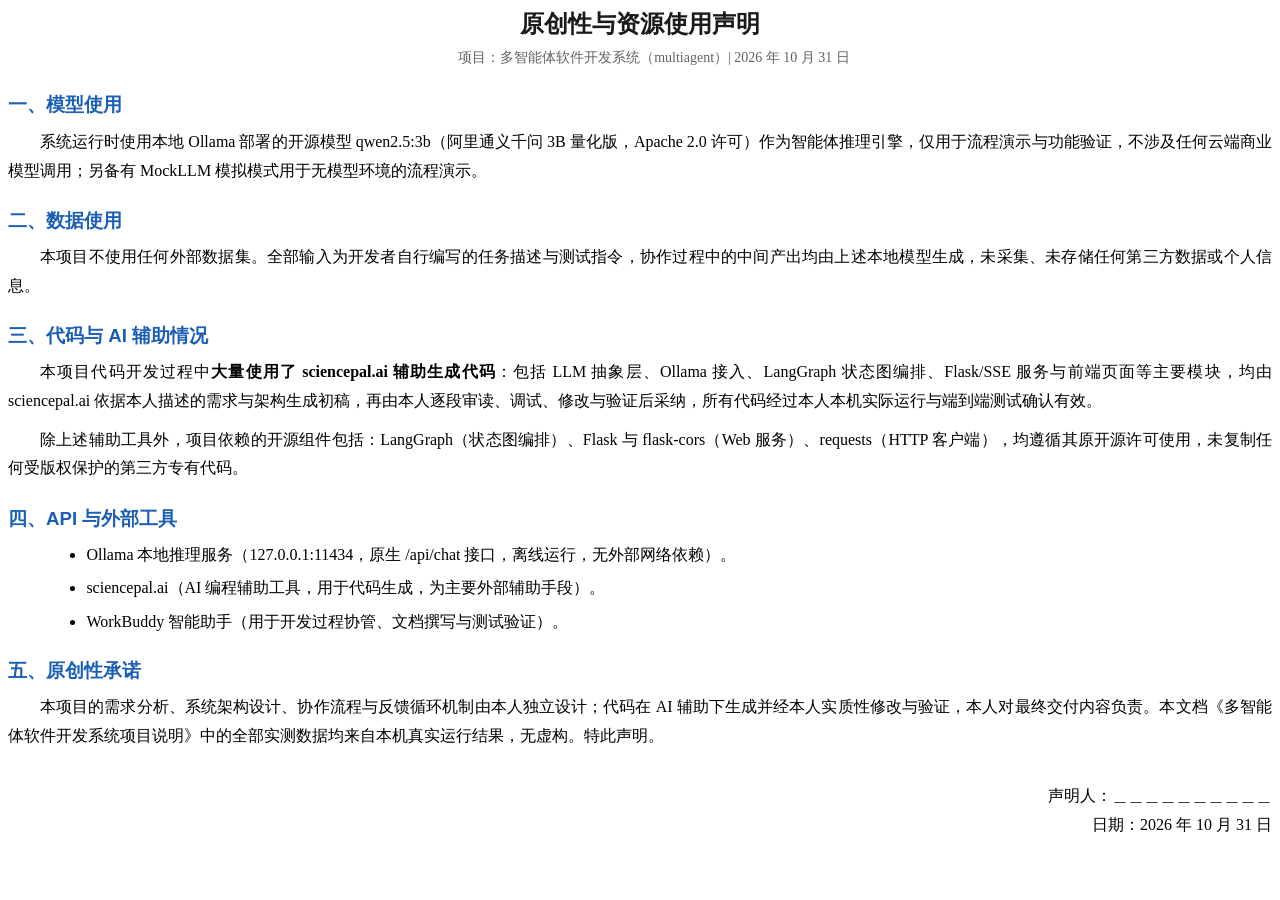
<file: output/brief-compose/原创性与资源使用声明.html>
<!DOCTYPE html>
<html lang="zh-CN">
<head>
  <meta charset="UTF-8">
  <title>原创性与资源使用声明</title>
  <style>
    h1 { font-family: SimHei, sans-serif; font-size: 18pt; color: #1a1a1a; text-align: center; margin: 0 0 0.2em 0; }
    p.doc-subtitle { font-family: SimSun, serif; font-size: 10.5pt; color: #5f6368; text-align: center; margin: 0 0 1.5em 0; }
    h2 { font-family: SimHei, sans-serif; font-size: 14pt; color: #1a5fb4; margin: 1.2em 0 0.5em 0; }
    p { font-family: SimSun, serif; font-size: 12pt; line-height: 1.8; text-indent: 2em; text-align: justify; margin: 0 0 0.6em 0; }
    ul { margin: 0.3em 0 0.8em 2.4em; }
    li { font-family: SimSun, serif; font-size: 12pt; line-height: 1.7; margin-bottom: 0.4em; text-align: justify; }
    p.sign { text-indent: 0; text-align: right; margin-top: 2em; font-size: 12pt; }
  </style>
</head>
<body>
  <h1>原创性与资源使用声明</h1>
  <p class="doc-subtitle">项目：多智能体软件开发系统（multiagent）| 2026 年 10 月 31 日</p>

  <h2>一、模型使用</h2>
  <p>系统运行时使用本地 Ollama 部署的开源模型 qwen2.5:3b（阿里通义千问 3B 量化版，Apache 2.0 许可）作为智能体推理引擎，仅用于流程演示与功能验证，不涉及任何云端商业模型调用；另备有 MockLLM 模拟模式用于无模型环境的流程演示。</p>

  <h2>二、数据使用</h2>
  <p>本项目不使用任何外部数据集。全部输入为开发者自行编写的任务描述与测试指令，协作过程中的中间产出均由上述本地模型生成，未采集、未存储任何第三方数据或个人信息。</p>

  <h2>三、代码与 AI 辅助情况</h2>
  <p>本项目代码开发过程中<b>大量使用了 sciencepal.ai 辅助生成代码</b>：包括 LLM 抽象层、Ollama 接入、LangGraph 状态图编排、Flask/SSE 服务与前端页面等主要模块，均由 sciencepal.ai 依据本人描述的需求与架构生成初稿，再由本人逐段审读、调试、修改与验证后采纳，所有代码经过本人本机实际运行与端到端测试确认有效。</p>
  <p>除上述辅助工具外，项目依赖的开源组件包括：LangGraph（状态图编排）、Flask 与 flask-cors（Web 服务）、requests（HTTP 客户端），均遵循其原开源许可使用，未复制任何受版权保护的第三方专有代码。</p>

  <h2>四、API 与外部工具</h2>
  <ul>
    <li>Ollama 本地推理服务（127.0.0.1:11434，原生 /api/chat 接口，离线运行，无外部网络依赖）。</li>
    <li>sciencepal.ai（AI 编程辅助工具，用于代码生成，为主要外部辅助手段）。</li>
    <li>WorkBuddy 智能助手（用于开发过程协管、文档撰写与测试验证）。</li>
  </ul>

  <h2>五、原创性承诺</h2>
  <p>本项目的需求分析、系统架构设计、协作流程与反馈循环机制由本人独立设计；代码在 AI 辅助下生成并经本人实质性修改与验证，本人对最终交付内容负责。本文档《多智能体软件开发系统项目说明》中的全部实测数据均来自本机真实运行结果，无虚构。特此声明。</p>

  <p class="sign">声明人：＿＿＿＿＿＿＿＿＿＿<br>日期：2026 年 10 月 31 日</p>
</body>
</html>
</file>
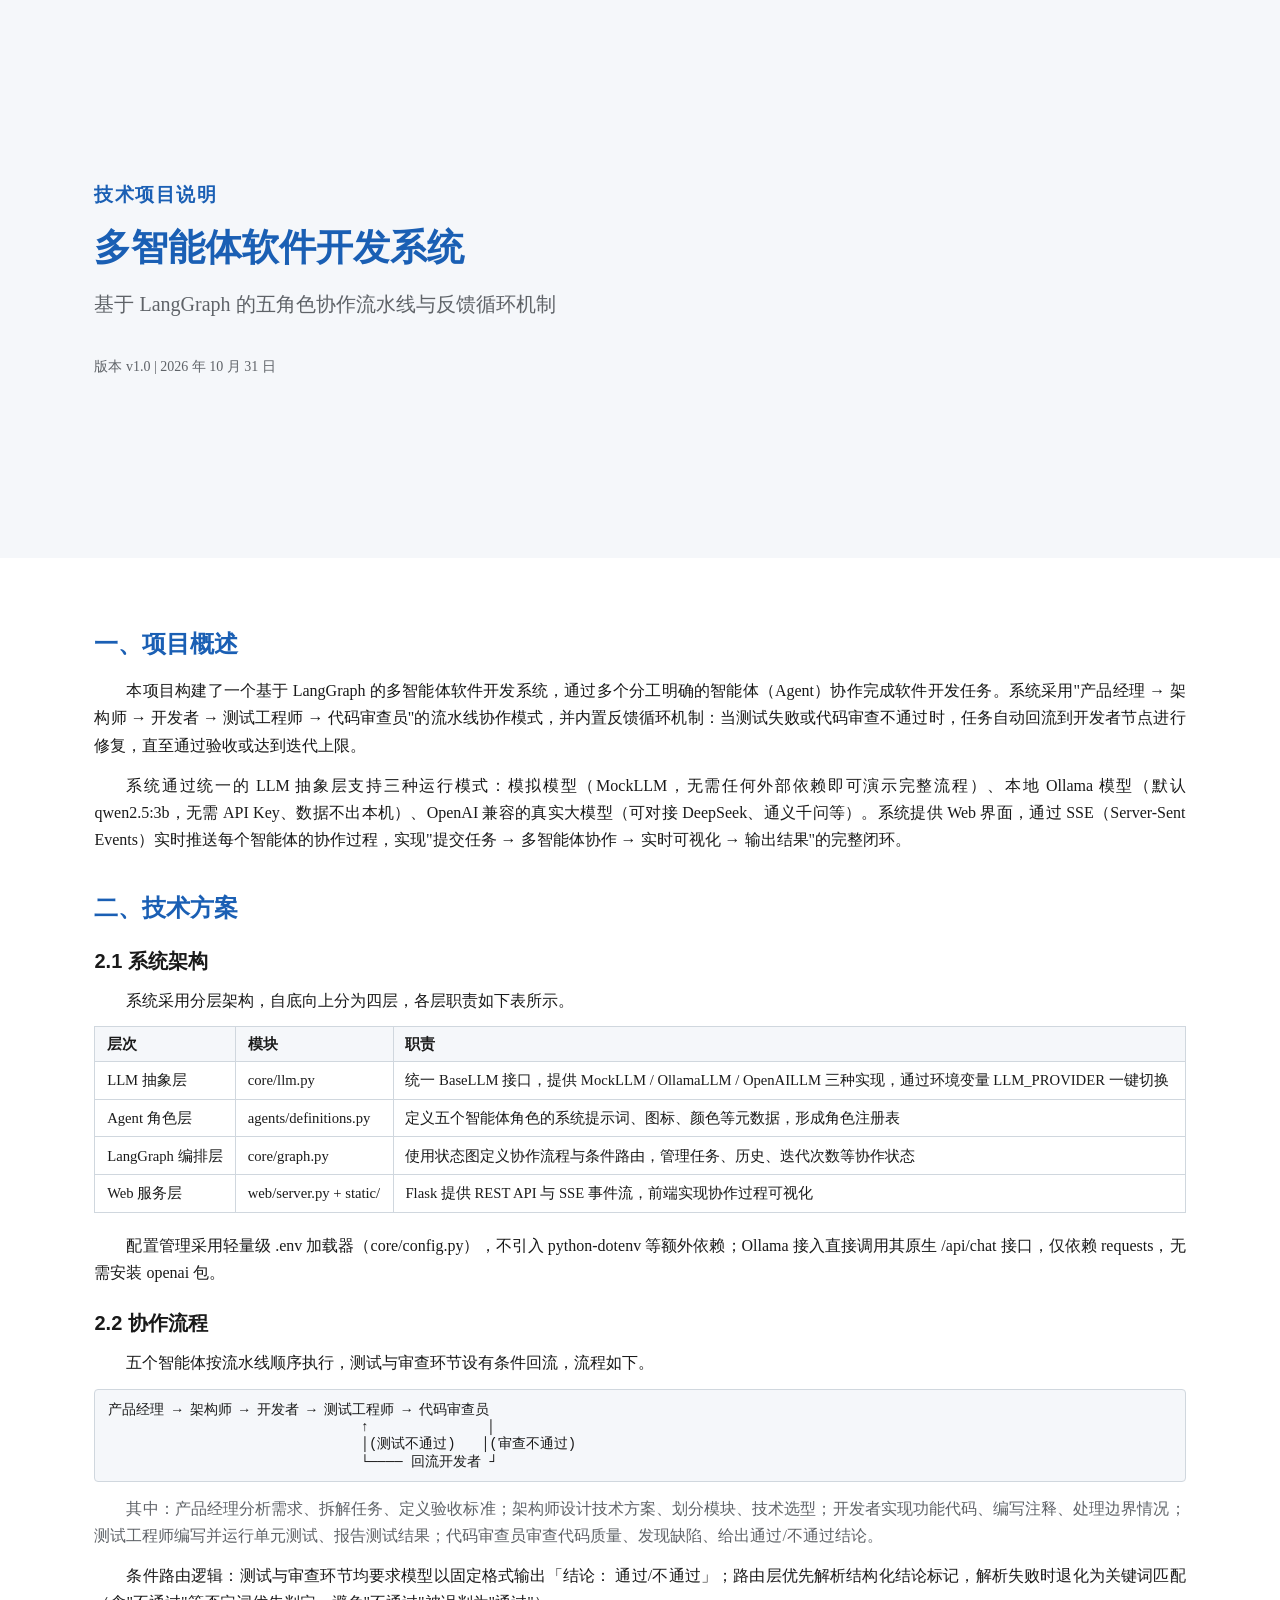
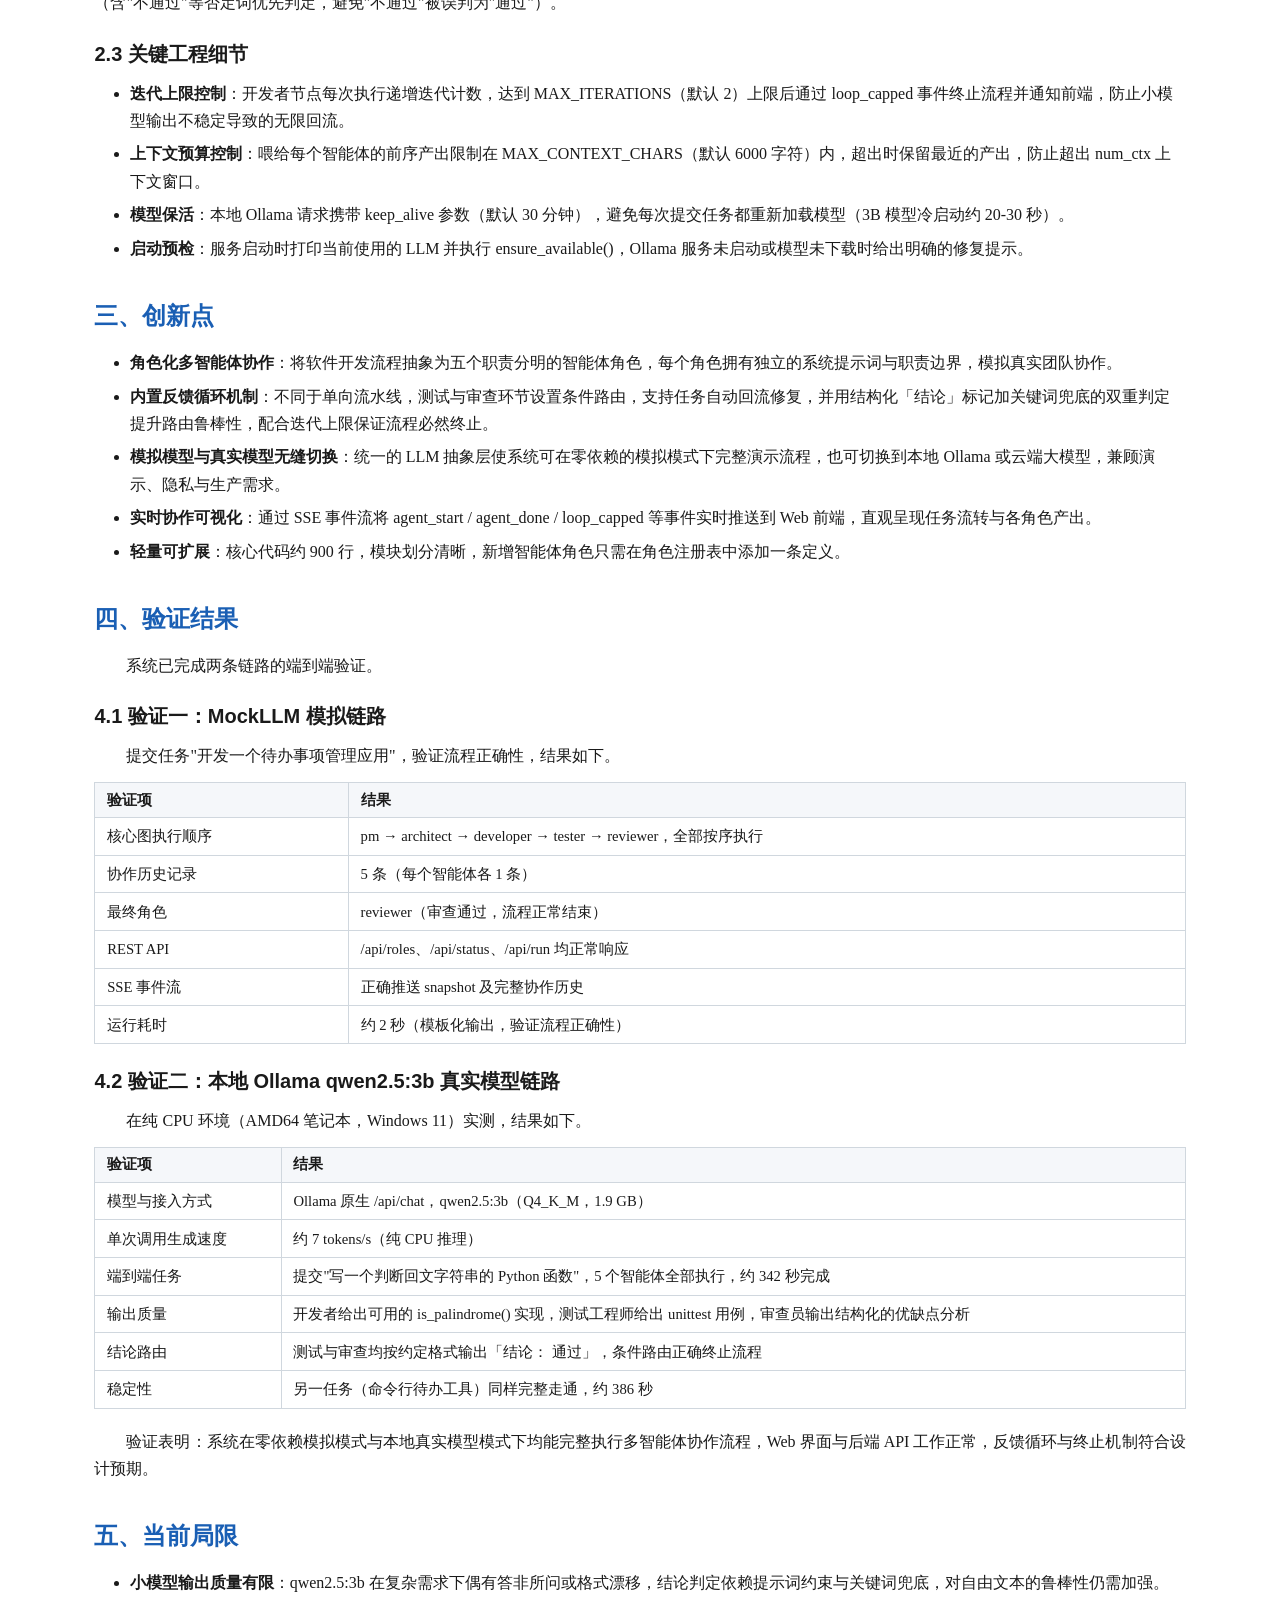
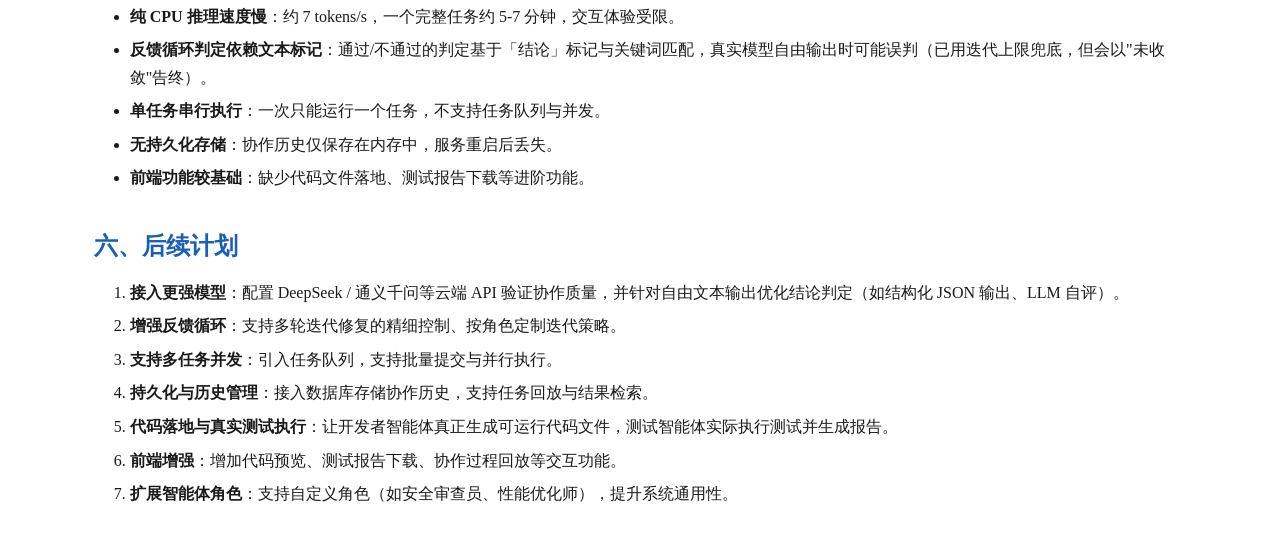
<file: output/20261031-2359-multiagent-project-desc/stage2/formatted-多智能体项目说明.html>
<!DOCTYPE html>
<html lang="zh-CN">
<head>
  <meta charset="UTF-8">
  <meta name="docx-page-size" content="A4">
  <title>多智能体软件开发系统项目说明</title>
  <style>
  /* 页面规则：正文页脚居中页码；封面命名页无页脚 */
  @page {
    @bottom-center { content: counter(page); }
  }
  @page cover {
    @bottom-center { content: none; }
  }
  section[role="cover"] { page: cover; }

  * { box-sizing: border-box; margin: 0; padding: 0; }
  body { color: #1a1a1a; background: #ffffff; }

  .report-cover {
    min-height: 62vh; padding: 2.5cm;
    display: flex; flex-direction: column; justify-content: center; align-items: flex-start;
    background: #f5f7fa;
  }
  .cover-category { font-size: 14pt; font-family: SimHei, sans-serif; font-weight: bold; color: #1a5fb4; letter-spacing: 0.08em; margin-bottom: 0.8em; text-align: left; }
  .cover-title { font-size: 28pt; font-family: SimHei, sans-serif; font-weight: bold; color: #1a5fb4; margin-bottom: 0.5em; }
  .cover-subtitle { font-size: 15pt; color: #5f6368; margin-bottom: 2em; }
  .cover-meta { font-size: 10.5pt; color: #5f6368; }

  .report-body { padding: 2em 2.5cm; }
  .report-body h1 { font-size: 18pt; font-family: SimHei, sans-serif; font-weight: bold; color: #1a5fb4; margin-top: 1.6em; margin-bottom: 0.7em; }
  .report-body h2 { font-size: 15pt; font-family: SimHei, sans-serif; font-weight: bold; margin-top: 1.2em; margin-bottom: 0.6em; }
  .report-body p { font-family: SimSun, serif; font-size: 12pt; line-height: 1.7; text-indent: 2em; margin-bottom: 0.8em; text-align: justify; }
  .report-body li { font-family: SimSun, serif; font-size: 12pt; line-height: 1.7; margin-bottom: 0.4em; }
  .report-body ul, .report-body ol { margin: 0.4em 0 0.8em 2.2em; }
  .report-body pre { background: #f5f7fa; border: 1px solid #d0d7de; border-radius: 4px; padding: 0.8em 1em; margin: 0.6em 0 1em 0; }
  .report-body pre code { font-family: Consolas, monospace; font-size: 10.5pt; color: #1a1a1a; }
  .flow-note { font-size: 10.5pt; color: #5f6368; }

  .data-table { width: 100%; border-collapse: collapse; margin: 0.6em 0 1.2em 0; }
  .data-table th { background: #f5f7fa; color: #1a1a1a; font-family: SimHei, sans-serif; font-size: 11pt; font-weight: bold; padding: 0.5em 0.8em; border: 1px solid #d0d7de; text-align: left; }
  .data-table td { font-family: SimSun, serif; font-size: 11pt; color: #1a1a1a; padding: 0.5em 0.8em; border: 1px solid #d0d7de; text-align: left; line-height: 1.5; }
</style>
</head>
<body>
  <section role="cover" class="report-cover">
    <p class="cover-category">技术项目说明</p>
    <div class="cover-title">多智能体软件开发系统</div>
    <p class="cover-subtitle">基于 LangGraph 的五角色协作流水线与反馈循环机制</p>
    <div class="cover-meta">
      <p>版本 v1.0 | 2026 年 10 月 31 日</p>
    </div>
  </section>

  <section role="body" class="report-body" data-page-restart="1">
    <h1>一、项目概述</h1>
    <p>本项目构建了一个基于 LangGraph 的多智能体软件开发系统，通过多个分工明确的智能体（Agent）协作完成软件开发任务。系统采用"产品经理 → 架构师 → 开发者 → 测试工程师 → 代码审查员"的流水线协作模式，并内置反馈循环机制：当测试失败或代码审查不通过时，任务自动回流到开发者节点进行修复，直至通过验收或达到迭代上限。</p>
    <p>系统通过统一的 LLM 抽象层支持三种运行模式：模拟模型（MockLLM，无需任何外部依赖即可演示完整流程）、本地 Ollama 模型（默认 qwen2.5:3b，无需 API Key、数据不出本机）、OpenAI 兼容的真实大模型（可对接 DeepSeek、通义千问等）。系统提供 Web 界面，通过 SSE（Server-Sent Events）实时推送每个智能体的协作过程，实现"提交任务 → 多智能体协作 → 实时可视化 → 输出结果"的完整闭环。</p>

    <h1>二、技术方案</h1>
    <h2>2.1 系统架构</h2>
    <p>系统采用分层架构，自底向上分为四层，各层职责如下表所示。</p>
    <table class="data-table">
      <tr><th>层次</th><th>模块</th><th>职责</th></tr>
      <tr><td>LLM 抽象层</td><td>core/llm.py</td><td>统一 BaseLLM 接口，提供 MockLLM / OllamaLLM / OpenAILLM 三种实现，通过环境变量 LLM_PROVIDER 一键切换</td></tr>
      <tr><td>Agent 角色层</td><td>agents/definitions.py</td><td>定义五个智能体角色的系统提示词、图标、颜色等元数据，形成角色注册表</td></tr>
      <tr><td>LangGraph 编排层</td><td>core/graph.py</td><td>使用状态图定义协作流程与条件路由，管理任务、历史、迭代次数等协作状态</td></tr>
      <tr><td>Web 服务层</td><td>web/server.py + static/</td><td>Flask 提供 REST API 与 SSE 事件流，前端实现协作过程可视化</td></tr>
    </table>
    <p>配置管理采用轻量级 .env 加载器（core/config.py），不引入 python-dotenv 等额外依赖；Ollama 接入直接调用其原生 /api/chat 接口，仅依赖 requests，无需安装 openai 包。</p>

    <h2>2.2 协作流程</h2>
    <p>五个智能体按流水线顺序执行，测试与审查环节设有条件回流，流程如下。</p>
    <pre><code>产品经理 → 架构师 → 开发者 → 测试工程师 → 代码审查员
                              ↑              │
                              │(测试不通过)   │(审查不通过)
                              └──── 回流开发者 ┘</code></pre>
    <p class="flow-note">其中：产品经理分析需求、拆解任务、定义验收标准；架构师设计技术方案、划分模块、技术选型；开发者实现功能代码、编写注释、处理边界情况；测试工程师编写并运行单元测试、报告测试结果；代码审查员审查代码质量、发现缺陷、给出通过/不通过结论。</p>
    <p>条件路由逻辑：测试与审查环节均要求模型以固定格式输出「结论： 通过/不通过」；路由层优先解析结构化结论标记，解析失败时退化为关键词匹配（含"不通过"等否定词优先判定，避免"不通过"被误判为"通过"）。</p>

    <h2>2.3 关键工程细节</h2>
    <ul>
      <li><b>迭代上限控制</b>：开发者节点每次执行递增迭代计数，达到 MAX_ITERATIONS（默认 2）上限后通过 loop_capped 事件终止流程并通知前端，防止小模型输出不稳定导致的无限回流。</li>
      <li><b>上下文预算控制</b>：喂给每个智能体的前序产出限制在 MAX_CONTEXT_CHARS（默认 6000 字符）内，超出时保留最近的产出，防止超出 num_ctx 上下文窗口。</li>
      <li><b>模型保活</b>：本地 Ollama 请求携带 keep_alive 参数（默认 30 分钟），避免每次提交任务都重新加载模型（3B 模型冷启动约 20-30 秒）。</li>
      <li><b>启动预检</b>：服务启动时打印当前使用的 LLM 并执行 ensure_available()，Ollama 服务未启动或模型未下载时给出明确的修复提示。</li>
    </ul>

    <h1>三、创新点</h1>
    <ul>
      <li><b>角色化多智能体协作</b>：将软件开发流程抽象为五个职责分明的智能体角色，每个角色拥有独立的系统提示词与职责边界，模拟真实团队协作。</li>
      <li><b>内置反馈循环机制</b>：不同于单向流水线，测试与审查环节设置条件路由，支持任务自动回流修复，并用结构化「结论」标记加关键词兜底的双重判定提升路由鲁棒性，配合迭代上限保证流程必然终止。</li>
      <li><b>模拟模型与真实模型无缝切换</b>：统一的 LLM 抽象层使系统可在零依赖的模拟模式下完整演示流程，也可切换到本地 Ollama 或云端大模型，兼顾演示、隐私与生产需求。</li>
      <li><b>实时协作可视化</b>：通过 SSE 事件流将 agent_start / agent_done / loop_capped 等事件实时推送到 Web 前端，直观呈现任务流转与各角色产出。</li>
      <li><b>轻量可扩展</b>：核心代码约 900 行，模块划分清晰，新增智能体角色只需在角色注册表中添加一条定义。</li>
    </ul>

    <h1>四、验证结果</h1>
    <p>系统已完成两条链路的端到端验证。</p>
    <h2>4.1 验证一：MockLLM 模拟链路</h2>
    <p>提交任务"开发一个待办事项管理应用"，验证流程正确性，结果如下。</p>
    <table class="data-table">
      <tr><th>验证项</th><th>结果</th></tr>
      <tr><td>核心图执行顺序</td><td>pm → architect → developer → tester → reviewer，全部按序执行</td></tr>
      <tr><td>协作历史记录</td><td>5 条（每个智能体各 1 条）</td></tr>
      <tr><td>最终角色</td><td>reviewer（审查通过，流程正常结束）</td></tr>
      <tr><td>REST API</td><td>/api/roles、/api/status、/api/run 均正常响应</td></tr>
      <tr><td>SSE 事件流</td><td>正确推送 snapshot 及完整协作历史</td></tr>
      <tr><td>运行耗时</td><td>约 2 秒（模板化输出，验证流程正确性）</td></tr>
    </table>
    <h2>4.2 验证二：本地 Ollama qwen2.5:3b 真实模型链路</h2>
    <p>在纯 CPU 环境（AMD64 笔记本，Windows 11）实测，结果如下。</p>
    <table class="data-table">
      <tr><th>验证项</th><th>结果</th></tr>
      <tr><td>模型与接入方式</td><td>Ollama 原生 /api/chat，qwen2.5:3b（Q4_K_M，1.9 GB）</td></tr>
      <tr><td>单次调用生成速度</td><td>约 7 tokens/s（纯 CPU 推理）</td></tr>
      <tr><td>端到端任务</td><td>提交"写一个判断回文字符串的 Python 函数"，5 个智能体全部执行，约 342 秒完成</td></tr>
      <tr><td>输出质量</td><td>开发者给出可用的 is_palindrome() 实现，测试工程师给出 unittest 用例，审查员输出结构化的优缺点分析</td></tr>
      <tr><td>结论路由</td><td>测试与审查均按约定格式输出「结论： 通过」，条件路由正确终止流程</td></tr>
      <tr><td>稳定性</td><td>另一任务（命令行待办工具）同样完整走通，约 386 秒</td></tr>
    </table>
    <p>验证表明：系统在零依赖模拟模式与本地真实模型模式下均能完整执行多智能体协作流程，Web 界面与后端 API 工作正常，反馈循环与终止机制符合设计预期。</p>

    <h1>五、当前局限</h1>
    <ul>
      <li><b>小模型输出质量有限</b>：qwen2.5:3b 在复杂需求下偶有答非所问或格式漂移，结论判定依赖提示词约束与关键词兜底，对自由文本的鲁棒性仍需加强。</li>
      <li><b>纯 CPU 推理速度慢</b>：约 7 tokens/s，一个完整任务约 5-7 分钟，交互体验受限。</li>
      <li><b>反馈循环判定依赖文本标记</b>：通过/不通过的判定基于「结论」标记与关键词匹配，真实模型自由输出时可能误判（已用迭代上限兜底，但会以"未收敛"告终）。</li>
      <li><b>单任务串行执行</b>：一次只能运行一个任务，不支持任务队列与并发。</li>
      <li><b>无持久化存储</b>：协作历史仅保存在内存中，服务重启后丢失。</li>
      <li><b>前端功能较基础</b>：缺少代码文件落地、测试报告下载等进阶功能。</li>
    </ul>

    <h1>六、后续计划</h1>
    <ol>
      <li><b>接入更强模型</b>：配置 DeepSeek / 通义千问等云端 API 验证协作质量，并针对自由文本输出优化结论判定（如结构化 JSON 输出、LLM 自评）。</li>
      <li><b>增强反馈循环</b>：支持多轮迭代修复的精细控制、按角色定制迭代策略。</li>
      <li><b>支持多任务并发</b>：引入任务队列，支持批量提交与并行执行。</li>
      <li><b>持久化与历史管理</b>：接入数据库存储协作历史，支持任务回放与结果检索。</li>
      <li><b>代码落地与真实测试执行</b>：让开发者智能体真正生成可运行代码文件，测试智能体实际执行测试并生成报告。</li>
      <li><b>前端增强</b>：增加代码预览、测试报告下载、协作过程回放等交互功能。</li>
      <li><b>扩展智能体角色</b>：支持自定义角色（如安全审查员、性能优化师），提升系统通用性。</li>
    </ol>
  </section>
</body>
</html>
</file>
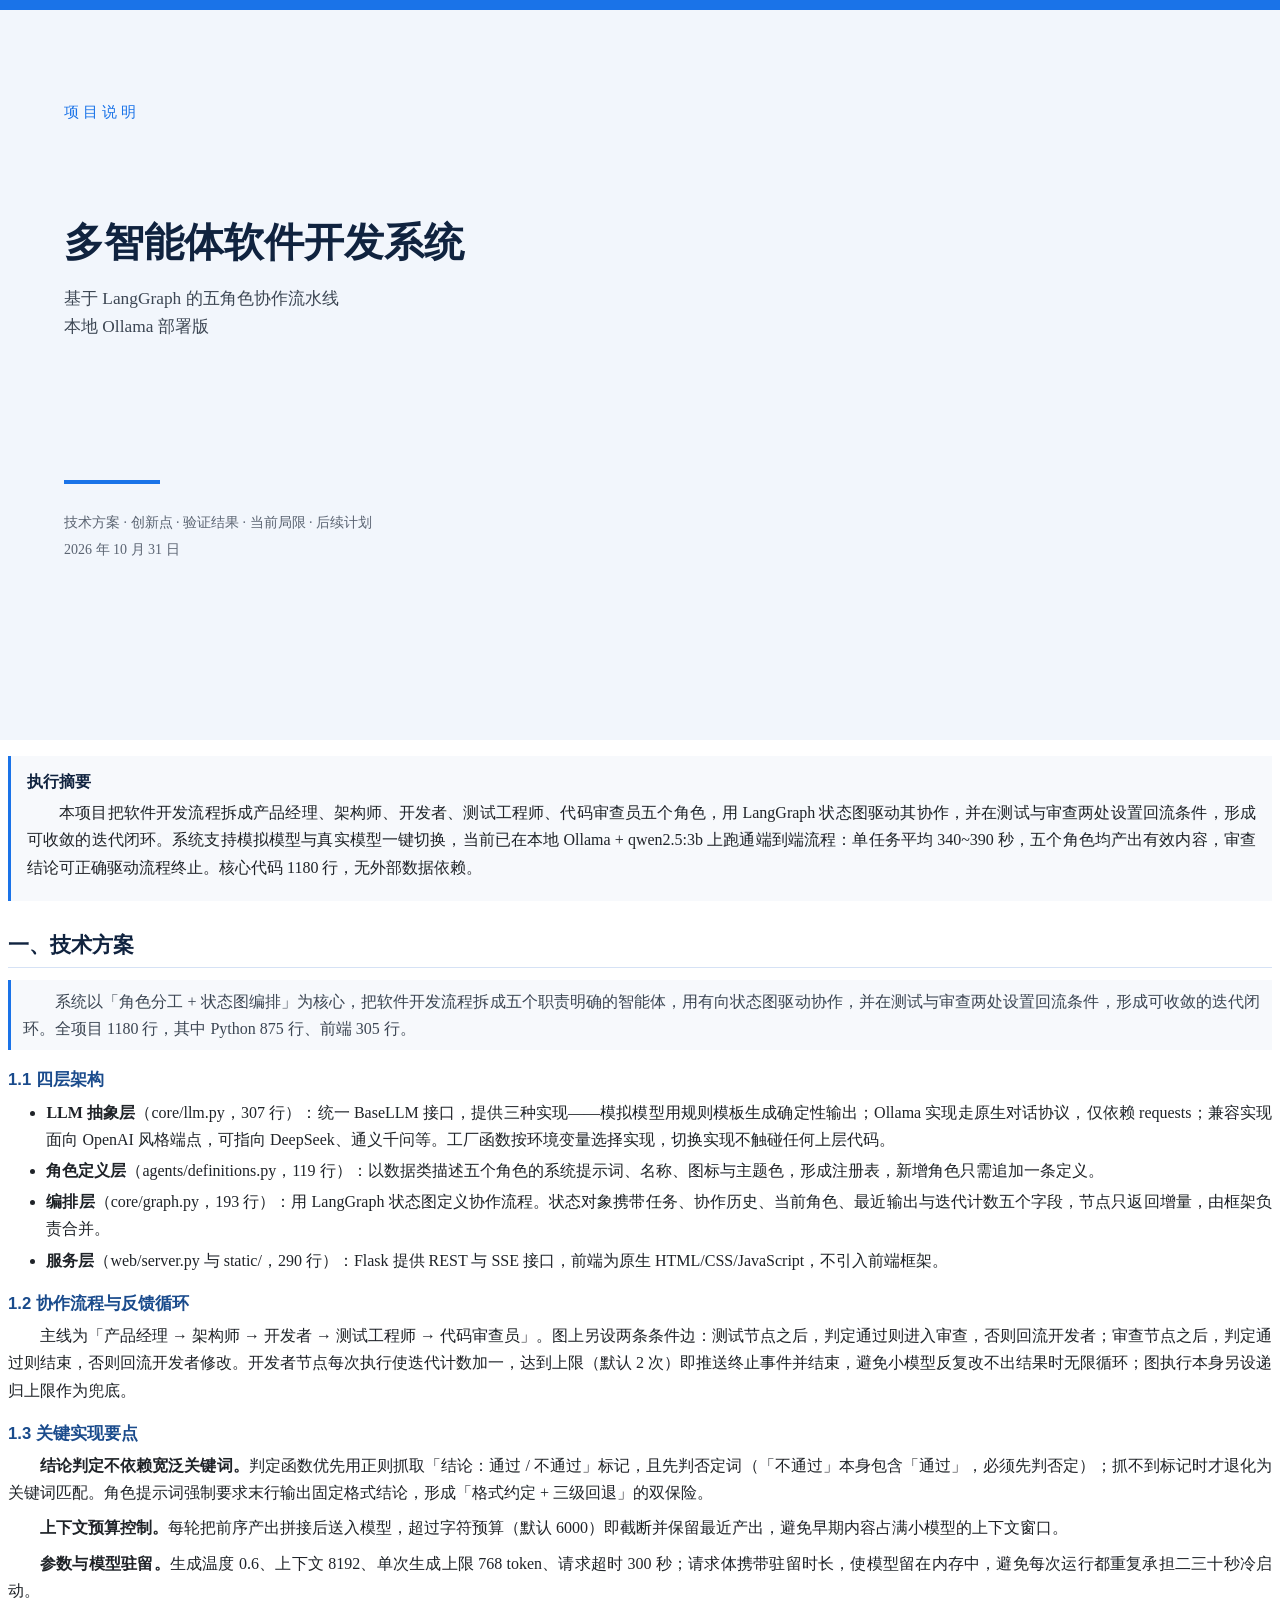
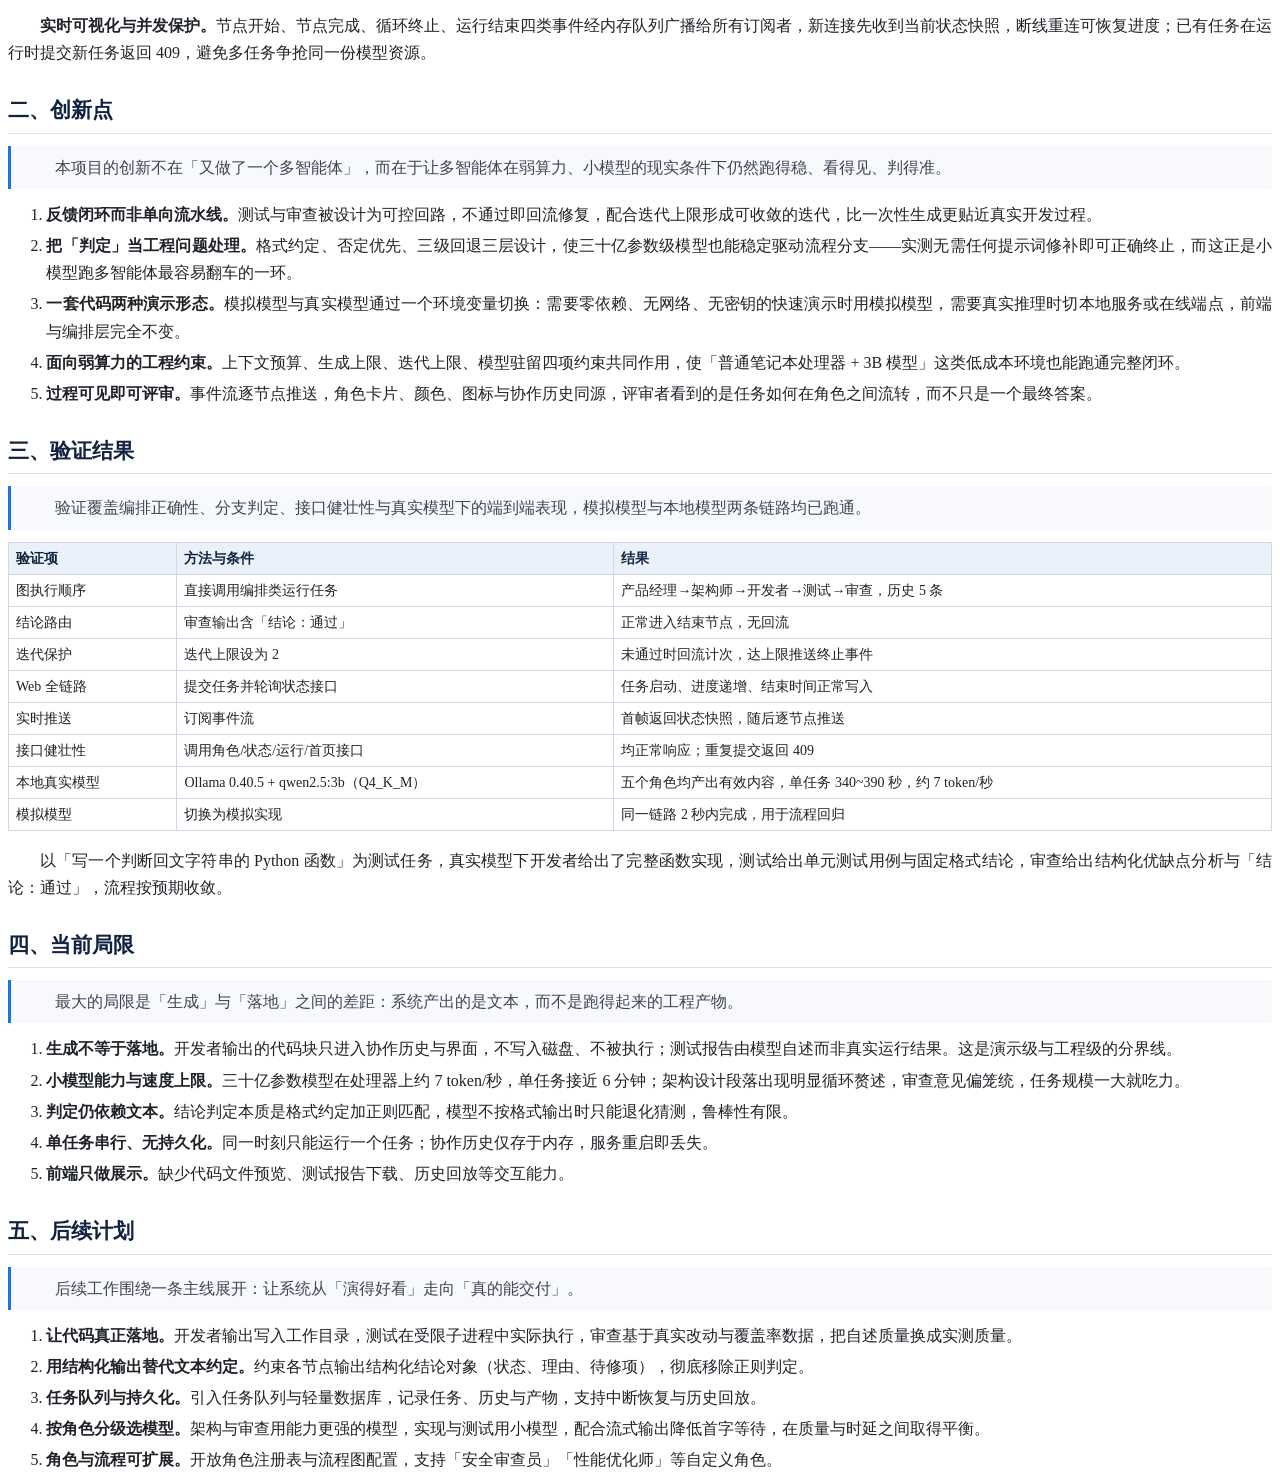
<file: output/7dd76df1-402b-4a54-98c5-e271626c6d5f/stage2/formatted-项目说明.html>
<!DOCTYPE html>
<html lang="zh-CN">
<head>
<meta charset="UTF-8">
<meta name="docx-page-size" content="A4">
<title>多智能体软件开发系统 项目说明</title>
<style>
  @page {
    @bottom-center { content: counter(page); }
  }
  @page coverpage {
    @bottom-center { content: none; }
  }
  section[role="cover"] { page: coverpage; }

  :root {
    --color-primary: #1a73e8;
    --color-ink: #10233f;
    --color-text: #1f2328;
    --color-accent: #1a4b8c;
    --color-muted: #5b6472;
    --color-subtle: #3c4653;
    --color-cover-bg: #f2f6fc;
    --color-lead-bg: #f7f9fc;
    --color-border: #cdd8e6;
    --color-rule: #d6e2f5;
    --color-th-bg: #eaf1fb;

    --fs-body: 12pt;
    --fs-small: 10.5pt;
    --fs-h2: 16pt;
    --fs-h3: 12.5pt;
    --fs-cover-title: 30pt;
    --fs-cover-sub: 13pt;
    --fs-cover-cat: 11pt;

    --ff-body: "宋体", SimSun, serif;
    --ff-heading: "黑体", SimHei, sans-serif;

    --spacing-1: 4px;
    --spacing-2: 8px;
    --spacing-3: 12px;
    --spacing-4: 16px;
    --spacing-5: 26px;
    --spacing-6: 90px;
    --spacing-cover-x: 64px;
    --spacing-cell-y: 5px;
    --spacing-cell-x: 7px;
    --spacing-list: 2.4em;
    --spacing-block: 140px;
  }

  * { box-sizing: border-box; }
  body {
    font-family: var(--ff-body);
    font-size: var(--fs-body);
    line-height: 1.7;
    color: var(--color-text);
    margin: 0;
  }

  .cover {
    min-height: 740px;
    padding: var(--spacing-6) var(--spacing-cover-x);
    background: var(--color-cover-bg);
    border-top: 10px solid var(--color-primary);
  }
  .cover-cat {
    font-family: var(--ff-heading);
    font-size: var(--fs-cover-cat);
    letter-spacing: 0.28em;
    color: var(--color-primary);
    margin: 0 0 var(--spacing-6) 0;
    padding: 0;
    text-align: left;
    text-indent: 0;
  }
  .cover-title {
    font-family: var(--ff-heading);
    font-size: var(--fs-cover-title);
    font-weight: bold;
    color: var(--color-ink);
    line-height: 1.35;
    margin: 0 0 var(--spacing-4) 0;
    padding: 0;
    text-align: left;
    text-indent: 0;
  }
  .cover-sub {
    font-size: var(--fs-cover-sub);
    color: var(--color-subtle);
    line-height: 1.6;
    margin: 0 0 var(--spacing-block) 0;
    padding: 0;
    text-align: left;
    text-indent: 0;
  }
  .cover-rule {
    width: 96px;
    height: 4px;
    background: var(--color-primary);
    margin: 0 0 var(--spacing-5) 0;
    padding: 0;
    text-align: left;
  }
  .cover-meta {
    font-size: var(--fs-small);
    color: var(--color-muted);
    line-height: 1.9;
    margin: 0;
    padding: 0;
    text-align: left;
    text-indent: 0;
  }

  .body-sec { padding: 0 var(--spacing-2); }

  h2 {
    font-family: var(--ff-heading);
    font-size: var(--fs-h2);
    font-weight: bold;
    color: var(--color-ink);
    margin: var(--spacing-5) 0 var(--spacing-3) 0;
    padding: 0 0 var(--spacing-1) 0;
    border-bottom: 1.5px solid var(--color-rule);
    text-indent: 0;
  }
  h3 {
    font-family: var(--ff-heading);
    font-size: var(--fs-h3);
    font-weight: bold;
    color: var(--color-accent);
    margin: var(--spacing-4) 0 var(--spacing-1) 0;
    padding: 0;
    text-indent: 0;
  }
  p {
    margin: 0 0 var(--spacing-2) 0;
    padding: 0;
    text-indent: 2em;
    text-align: justify;
  }
  ul, ol {
    margin: 0 0 var(--spacing-2) 0;
    padding: 0 0 0 var(--spacing-list);
  }
  li {
    margin: 0 0 var(--spacing-1) 0;
    text-align: justify;
  }
  .lead {
    color: var(--color-subtle);
    background: var(--color-lead-bg);
    border-left: 3px solid var(--color-primary);
    margin: 0 0 var(--spacing-3) 0;
    padding: var(--spacing-2) var(--spacing-3);
    text-indent: 2em;
  }

  table {
    width: 100%;
    border-collapse: collapse;
    margin: var(--spacing-2) 0 var(--spacing-4) 0;
    font-size: var(--fs-small);
    line-height: 1.5;
  }
  th, td {
    border: 1px solid var(--color-border);
    padding: var(--spacing-cell-y) var(--spacing-cell-x);
    text-align: left;
    vertical-align: top;
    text-indent: 0;
  }
  th {
    background: var(--color-th-bg);
    font-family: var(--ff-heading);
    font-weight: bold;
    color: var(--color-ink);
  }

  .executive-summary {
    background: var(--color-lead-bg);
    border-left: 3px solid var(--color-primary);
    margin: var(--spacing-4) 0 var(--spacing-4) 0;
    padding: var(--spacing-3) var(--spacing-4);
  }
  .summary-title {
    font-family: var(--ff-heading);
    font-weight: bold;
    color: var(--color-ink);
    text-align: left;
    text-indent: 0;
    margin: 0 0 var(--spacing-1) 0;
    padding: 0;
  }
</style>
</head>
<body>

<section role="cover" class="cover">
  <p class="cover-cat" style="text-align: left;">项目说明</p>
  <p class="cover-title" style="text-align: left;">多智能体软件开发系统</p>
  <p class="cover-sub" style="text-align: left;">基于 LangGraph 的五角色协作流水线<br>本地 Ollama 部署版</p>
  <div class="cover-rule" style="text-align: left;"></div>
  <p class="cover-meta" style="text-align: left;">技术方案 · 创新点 · 验证结果 · 当前局限 · 后续计划</p>
  <p class="cover-meta" style="text-align: left;">2026 年 10 月 31 日</p>
</section>

<section role="body" class="body-sec" data-page-restart="1">

  <div class="executive-summary">
    <p class="summary-title" style="text-align: left;">执行摘要</p>
    <p style="text-align: justify;">本项目把软件开发流程拆成产品经理、架构师、开发者、测试工程师、代码审查员五个角色，用 LangGraph 状态图驱动其协作，并在测试与审查两处设置回流条件，形成可收敛的迭代闭环。系统支持模拟模型与真实模型一键切换，当前已在本地 Ollama + qwen2.5:3b 上跑通端到端流程：单任务平均 340~390 秒，五个角色均产出有效内容，审查结论可正确驱动流程终止。核心代码 1180 行，无外部数据依赖。</p>
  </div>

  <h2>一、技术方案</h2>
  <p class="lead" style="text-align: justify;">系统以「角色分工 + 状态图编排」为核心，把软件开发流程拆成五个职责明确的智能体，用有向状态图驱动协作，并在测试与审查两处设置回流条件，形成可收敛的迭代闭环。全项目 1180 行，其中 Python 875 行、前端 305 行。</p>

  <h3>1.1 四层架构</h3>
  <ul>
    <li><strong>LLM 抽象层</strong>（core/llm.py，307 行）：统一 BaseLLM 接口，提供三种实现——模拟模型用规则模板生成确定性输出；Ollama 实现走原生对话协议，仅依赖 requests；兼容实现面向 OpenAI 风格端点，可指向 DeepSeek、通义千问等。工厂函数按环境变量选择实现，切换实现不触碰任何上层代码。</li>
    <li><strong>角色定义层</strong>（agents/definitions.py，119 行）：以数据类描述五个角色的系统提示词、名称、图标与主题色，形成注册表，新增角色只需追加一条定义。</li>
    <li><strong>编排层</strong>（core/graph.py，193 行）：用 LangGraph 状态图定义协作流程。状态对象携带任务、协作历史、当前角色、最近输出与迭代计数五个字段，节点只返回增量，由框架负责合并。</li>
    <li><strong>服务层</strong>（web/server.py 与 static/，290 行）：Flask 提供 REST 与 SSE 接口，前端为原生 HTML/CSS/JavaScript，不引入前端框架。</li>
  </ul>

  <h3>1.2 协作流程与反馈循环</h3>
  <p>主线为「产品经理 → 架构师 → 开发者 → 测试工程师 → 代码审查员」。图上另设两条条件边：测试节点之后，判定通过则进入审查，否则回流开发者；审查节点之后，判定通过则结束，否则回流开发者修改。开发者节点每次执行使迭代计数加一，达到上限（默认 2 次）即推送终止事件并结束，避免小模型反复改不出结果时无限循环；图执行本身另设递归上限作为兜底。</p>

  <h3>1.3 关键实现要点</h3>
  <p><strong>结论判定不依赖宽泛关键词。</strong>判定函数优先用正则抓取「结论：通过 / 不通过」标记，且先判否定词（「不通过」本身包含「通过」，必须先判否定）；抓不到标记时才退化为关键词匹配。角色提示词强制要求末行输出固定格式结论，形成「格式约定 + 三级回退」的双保险。</p>
  <p><strong>上下文预算控制。</strong>每轮把前序产出拼接后送入模型，超过字符预算（默认 6000）即截断并保留最近产出，避免早期内容占满小模型的上下文窗口。</p>
  <p><strong>参数与模型驻留。</strong>生成温度 0.6、上下文 8192、单次生成上限 768 token、请求超时 300 秒；请求体携带驻留时长，使模型留在内存中，避免每次运行都重复承担二三十秒冷启动。</p>
  <p><strong>实时可视化与并发保护。</strong>节点开始、节点完成、循环终止、运行结束四类事件经内存队列广播给所有订阅者，新连接先收到当前状态快照，断线重连可恢复进度；已有任务在运行时提交新任务返回 409，避免多任务争抢同一份模型资源。</p>

  <h2>二、创新点</h2>
  <p class="lead" style="text-align: justify;">本项目的创新不在「又做了一个多智能体」，而在于让多智能体在弱算力、小模型的现实条件下仍然跑得稳、看得见、判得准。</p>
  <ol>
    <li><strong>反馈闭环而非单向流水线。</strong>测试与审查被设计为可控回路，不通过即回流修复，配合迭代上限形成可收敛的迭代，比一次性生成更贴近真实开发过程。</li>
    <li><strong>把「判定」当工程问题处理。</strong>格式约定、否定优先、三级回退三层设计，使三十亿参数级模型也能稳定驱动流程分支——实测无需任何提示词修补即可正确终止，而这正是小模型跑多智能体最容易翻车的一环。</li>
    <li><strong>一套代码两种演示形态。</strong>模拟模型与真实模型通过一个环境变量切换：需要零依赖、无网络、无密钥的快速演示时用模拟模型，需要真实推理时切本地服务或在线端点，前端与编排层完全不变。</li>
    <li><strong>面向弱算力的工程约束。</strong>上下文预算、生成上限、迭代上限、模型驻留四项约束共同作用，使「普通笔记本处理器 + 3B 模型」这类低成本环境也能跑通完整闭环。</li>
    <li><strong>过程可见即可评审。</strong>事件流逐节点推送，角色卡片、颜色、图标与协作历史同源，评审者看到的是任务如何在角色之间流转，而不只是一个最终答案。</li>
  </ol>

  <h2>三、验证结果</h2>
  <p class="lead" style="text-align: justify;">验证覆盖编排正确性、分支判定、接口健壮性与真实模型下的端到端表现，模拟模型与本地模型两条链路均已跑通。</p>
  <table>
    <thead>
      <tr><th>验证项</th><th>方法与条件</th><th>结果</th></tr>
    </thead>
    <tbody>
      <tr><td>图执行顺序</td><td>直接调用编排类运行任务</td><td>产品经理→架构师→开发者→测试→审查，历史 5 条</td></tr>
      <tr><td>结论路由</td><td>审查输出含「结论：通过」</td><td>正常进入结束节点，无回流</td></tr>
      <tr><td>迭代保护</td><td>迭代上限设为 2</td><td>未通过时回流计次，达上限推送终止事件</td></tr>
      <tr><td>Web 全链路</td><td>提交任务并轮询状态接口</td><td>任务启动、进度递增、结束时间正常写入</td></tr>
      <tr><td>实时推送</td><td>订阅事件流</td><td>首帧返回状态快照，随后逐节点推送</td></tr>
      <tr><td>接口健壮性</td><td>调用角色/状态/运行/首页接口</td><td>均正常响应；重复提交返回 409</td></tr>
      <tr><td>本地真实模型</td><td>Ollama 0.40.5 + qwen2.5:3b（Q4_K_M）</td><td>五个角色均产出有效内容，单任务 340~390 秒，约 7 token/秒</td></tr>
      <tr><td>模拟模型</td><td>切换为模拟实现</td><td>同一链路 2 秒内完成，用于流程回归</td></tr>
    </tbody>
  </table>
  <p>以「写一个判断回文字符串的 Python 函数」为测试任务，真实模型下开发者给出了完整函数实现，测试给出单元测试用例与固定格式结论，审查给出结构化优缺点分析与「结论：通过」，流程按预期收敛。</p>

  <h2>四、当前局限</h2>
  <p class="lead" style="text-align: justify;">最大的局限是「生成」与「落地」之间的差距：系统产出的是文本，而不是跑得起来的工程产物。</p>
  <ol>
    <li><strong>生成不等于落地。</strong>开发者输出的代码块只进入协作历史与界面，不写入磁盘、不被执行；测试报告由模型自述而非真实运行结果。这是演示级与工程级的分界线。</li>
    <li><strong>小模型能力与速度上限。</strong>三十亿参数模型在处理器上约 7 token/秒，单任务接近 6 分钟；架构设计段落出现明显循环赘述，审查意见偏笼统，任务规模一大就吃力。</li>
    <li><strong>判定仍依赖文本。</strong>结论判定本质是格式约定加正则匹配，模型不按格式输出时只能退化猜测，鲁棒性有限。</li>
    <li><strong>单任务串行、无持久化。</strong>同一时刻只能运行一个任务；协作历史仅存于内存，服务重启即丢失。</li>
    <li><strong>前端只做展示。</strong>缺少代码文件预览、测试报告下载、历史回放等交互能力。</li>
  </ol>

  <h2>五、后续计划</h2>
  <p class="lead" style="text-align: justify;">后续工作围绕一条主线展开：让系统从「演得好看」走向「真的能交付」。</p>
  <ol>
    <li><strong>让代码真正落地。</strong>开发者输出写入工作目录，测试在受限子进程中实际执行，审查基于真实改动与覆盖率数据，把自述质量换成实测质量。</li>
    <li><strong>用结构化输出替代文本约定。</strong>约束各节点输出结构化结论对象（状态、理由、待修项），彻底移除正则判定。</li>
    <li><strong>任务队列与持久化。</strong>引入任务队列与轻量数据库，记录任务、历史与产物，支持中断恢复与历史回放。</li>
    <li><strong>按角色分级选模型。</strong>架构与审查用能力更强的模型，实现与测试用小模型，配合流式输出降低首字等待，在质量与时延之间取得平衡。</li>
    <li><strong>角色与流程可扩展。</strong>开放角色注册表与流程图配置，支持「安全审查员」「性能优化师」等自定义角色。</li>
  </ol>

</section>
</body>
</html>
</file>
